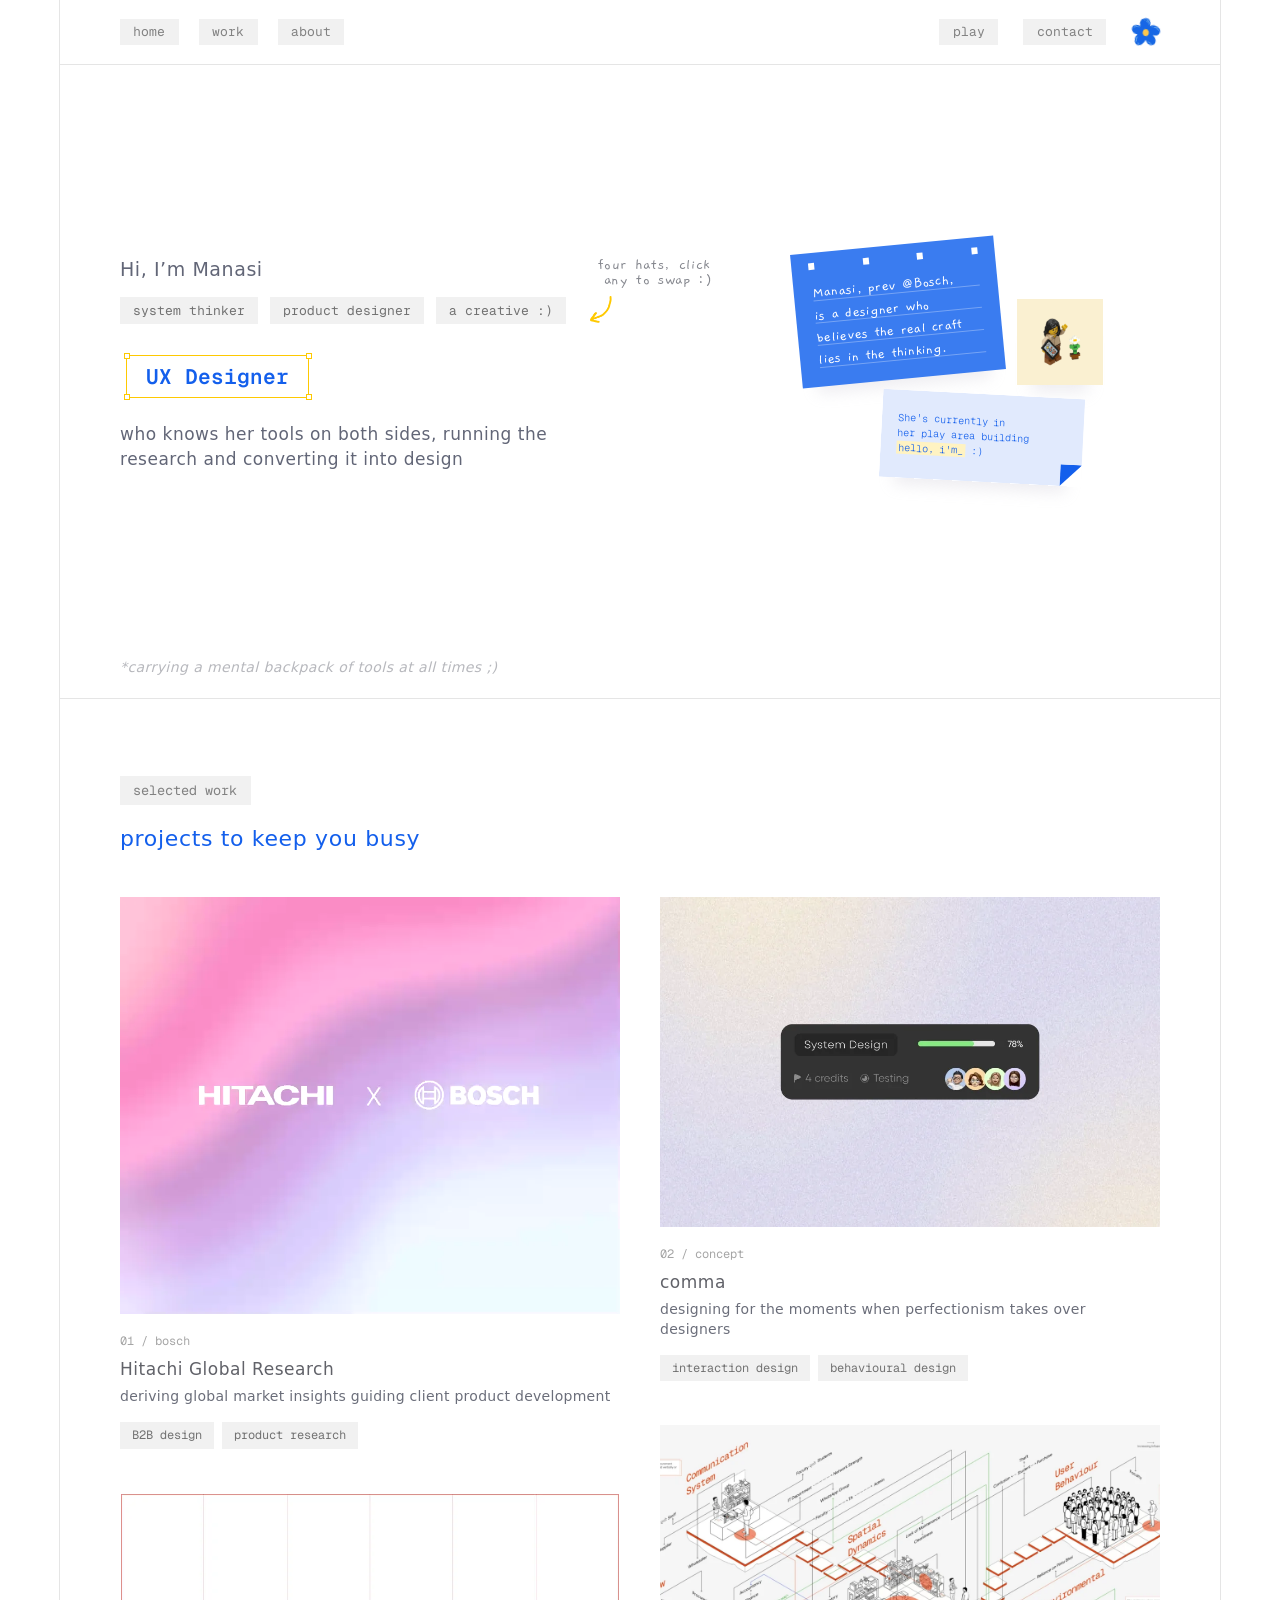
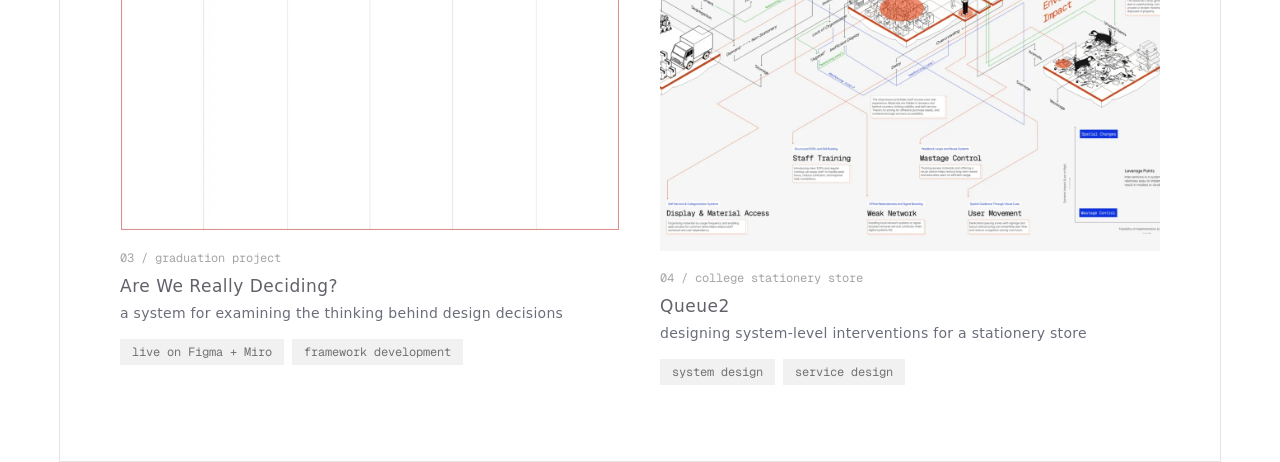
<file: index.html>
<!doctype html>
<html lang="en">
<head>
  <meta charset="utf-8" />
  <meta name="viewport" content="width=device-width, initial-scale=1" />
  <title>Manasi's Portfolio</title>
  <meta name="description" content="Manasi is a UX designer who knows her tools on both sides, running the research and converting it into design." />

  <link rel="preconnect" href="https://fonts.googleapis.com" />
  <link rel="preconnect" href="https://fonts.gstatic.com" crossorigin />
  <link rel="stylesheet" href="https://fonts.googleapis.com/css2?family=Gaegu:wght@400;700&family=Geist+Mono:wght@400;500;600&family=Google+Sans+Flex:wght@400;500&family=Google+Sans:ital,wght@1,400&display=swap" />
  <link rel="stylesheet" href="css/styles.css?v=20261029a" />
  <link rel="icon" href="assets/flower.png" />
</head>
<body>
  <div class="frame">

    <header class="nav">
      <nav class="nav__group" aria-label="Primary">
        <a class="chip chip--nav" href="#home" aria-current="page">home<svg class="chip__arrow" viewBox="0 0 9 9" aria-hidden="true"><path d="M9 .5V7a.5.5 0 0 1-1 0V1.707L.854 8.854a.5.5 0 0 1-.707-.708L7.293 1H2a.5.5 0 0 1 0-1h6.5a.5.5 0 0 1 .5.5Z" /></svg></a>
        <a class="chip chip--nav" href="#work">work<svg class="chip__arrow" viewBox="0 0 9 9" aria-hidden="true"><path d="M9 .5V7a.5.5 0 0 1-1 0V1.707L.854 8.854a.5.5 0 0 1-.707-.708L7.293 1H2a.5.5 0 0 1 0-1h6.5a.5.5 0 0 1 .5.5Z" /></svg></a>
        <a class="chip chip--nav" href="#about">about<svg class="chip__arrow" viewBox="0 0 9 9" aria-hidden="true"><path d="M9 .5V7a.5.5 0 0 1-1 0V1.707L.854 8.854a.5.5 0 0 1-.707-.708L7.293 1H2a.5.5 0 0 1 0-1h6.5a.5.5 0 0 1 .5.5Z" /></svg></a>
      </nav>
      <div class="nav__group">
        <a class="chip chip--nav" href="play.html">play<svg class="chip__arrow" viewBox="0 0 9 9" aria-hidden="true"><path d="M9 .5V7a.5.5 0 0 1-1 0V1.707L.854 8.854a.5.5 0 0 1-.707-.708L7.293 1H2a.5.5 0 0 1 0-1h6.5a.5.5 0 0 1 .5.5Z" /></svg></a>
        <a class="chip chip--nav" href="#contact">contact<svg class="chip__arrow" viewBox="0 0 9 9" aria-hidden="true"><path d="M9 .5V7a.5.5 0 0 1-1 0V1.707L.854 8.854a.5.5 0 0 1-.707-.708L7.293 1H2a.5.5 0 0 1 0-1h6.5a.5.5 0 0 1 .5.5Z" /></svg></a>
        <span class="logo" data-cursor-tag="coming soon!" title="coming soon!">
          <img src="assets/flower.png" alt="" width="29" height="29" draggable="false" />
        </span>
      </div>
    </header>

    <main>
      <section class="hero" id="home">

        <div class="hero__intro">
          <p class="hero__hi">Hi, I’m Manasi</p>

          <div class="hats">
            <ul class="hats__pills" aria-label="Other hats I wear. Pick one to swap it in.">
              <li><button class="chip chip--hat" type="button" data-slot="0"></button></li>
              <li><button class="chip chip--hat" type="button" data-slot="1"></button></li>
              <li><button class="chip chip--hat" type="button" data-slot="2"></button></li>
            </ul>

            <div class="annotation" aria-hidden="true">
              <p>four hats, click </p>
              <p>any to swap :)</p>
              <img class="annotation__arrow" src="assets/arrow.png" alt="" width="22" height="27" draggable="false" />
            </div>
          </div>

          <h1 class="title-box">
            <span class="visually-hidden">Manasi, </span>
            <span class="title-box__text" data-hat-title></span>
            <span class="title-box__handle title-box__handle--tl" aria-hidden="true"></span>
            <span class="title-box__handle title-box__handle--tr" aria-hidden="true"></span>
            <span class="title-box__handle title-box__handle--bl" aria-hidden="true"></span>
            <span class="title-box__handle title-box__handle--br" aria-hidden="true"></span>
          </h1>

          <p class="hero__desc" data-hat-desc aria-live="polite"></p>
        </div>

        <div class="stickies">
          <div class="sticky sticky--card" tabindex="0">
            <p class="sticky__text">Manasi, prev @Bosch,<br />is a designer who believes the real craft lies in the thinking.</p>
          </div>

          <div class="sticky sticky--photo" tabindex="0" role="img" aria-label="A lego version of me holding a tablet, next to a little potted flower. Drag to move.">
            <img src="assets/lego-me.png" alt="" draggable="false" />
          </div>

          <div class="sticky sticky--fold" tabindex="0">
            <p class="sticky__text">She's currently in<br />her play area building<br /><span class="nowrap"><em>hello, i'm_</em> :)</span></p>
          </div>
        </div>

        <p class="hero__note">*carrying a mental backpack of tools at all times ;)</p>
      </section>

      <section class="work" id="work">
        <p class="chip chip--label">selected work</p>
        <h2 class="work__heading">projects to keep you busy</h2>
        <div class="work__cols">
          <div class="work__col">
            <a class="project" href="https://manasivinze.com/hitachixbosch" style="--accent: #b81e78; --order: 1" data-cursor-tag="view project">
              <div class="project__media">
                <video class="project__video" src="assets/work-hitachi.mp4" poster="assets/work-hitachi-poster.webp" width="964" height="804" autoplay muted loop playsinline aria-hidden="true"></video>
              </div>
              <div class="project__body">
                <p class="project__meta">01 / bosch</p>
                <div class="project__text">
                  <h3 class="project__title">Hitachi Global Research</h3>
                  <p class="project__sub">deriving global market insights guiding client product development</p>
                </div>
                <ul class="project__tags">
                  <li>B2B design</li>
                  <li>product research</li>
                </ul>
              </div>
            </a>
            <a class="project" href="https://manasivinze.com/awrd" style="--accent: #d33c27; --order: 3" data-cursor-tag="view project">
              <div class="project__media">
                <video class="project__video" src="assets/work-awrd.mp4" poster="assets/work-awrd-poster.webp" width="964" height="652" autoplay muted loop playsinline aria-hidden="true"></video>
              </div>
              <div class="project__body">
                <p class="project__meta">03 / graduation project</p>
                <div class="project__text">
                  <h3 class="project__title">Are We Really Deciding?</h3>
                  <p class="project__sub">a system for examining the thinking behind design decisions</p>
                </div>
                <ul class="project__tags">
                  <li>live on Figma + Miro</li>
                  <li>framework development</li>
                </ul>
              </div>
            </a>
          </div>
          <div class="work__col">
            <a class="project" href="https://manasivinze.com/comma" style="--accent: #5f40ca; --order: 2" data-cursor-tag="view project">
              <div class="project__media">
                <video class="project__video" src="assets/work-comma.mp4" poster="assets/work-comma-poster.webp" width="958" height="632" autoplay muted loop playsinline aria-hidden="true"></video>
              </div>
              <div class="project__body">
                <p class="project__meta">02 / concept</p>
                <div class="project__text">
                  <h3 class="project__title">comma</h3>
                  <p class="project__sub">designing for the moments when perfectionism takes over designers</p>
                </div>
                <ul class="project__tags">
                  <li>interaction design</li>
                  <li>behavioural design</li>
                </ul>
              </div>
            </a>
            <a class="project" href="https://manasivinze.com/queue2" style="--accent: #f24b18; --order: 4" data-cursor-tag="view project">
              <div class="project__media">
                <img class="project__image" src="assets/work-queue2.webp" alt="" loading="lazy" width="1700" height="1034" />
              </div>
              <div class="project__body">
                <p class="project__meta">04 / college stationery store</p>
                <div class="project__text">
                  <h3 class="project__title">Queue2</h3>
                  <p class="project__sub">designing system-level interventions for a stationery store</p>
                </div>
                <ul class="project__tags">
                  <li>system design</li>
                  <li>service design</li>
                </ul>
              </div>
            </a>
          </div>
        </div>
      </section>
    </main>

  </div>

  <div class="cursor" aria-hidden="true">
    <img class="cursor__pointer" src="assets/cursor.png" alt="" />
    <img class="cursor__move" src="assets/cursor-move.png" alt="" />
    <span class="cursor__tag"></span>
  </div>

  <script src="js/main.js?v=20261029a"></script>
</body>
</html>
</file>
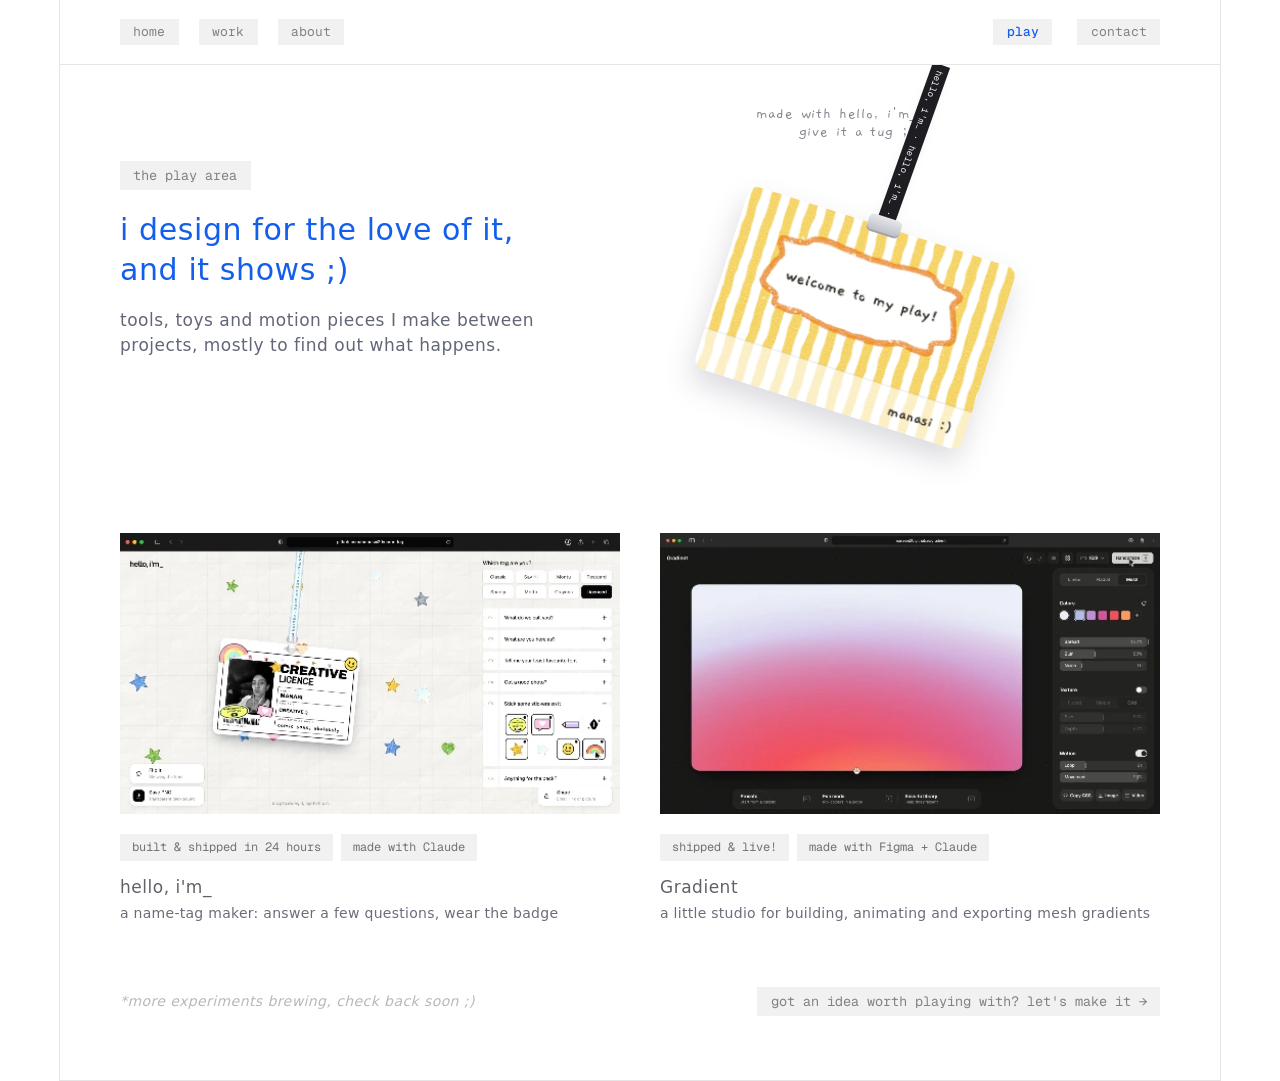
<file: play.html>
<!doctype html>
<html lang="en">
<head>
  <meta charset="utf-8" />
  <meta name="viewport" content="width=device-width, initial-scale=1" />
  <title>Manasi's Play Area</title>
  <meta name="description" content="Tools, motion and little experiments Manasi makes for the fun of it." />

  <link rel="preconnect" href="https://fonts.googleapis.com" />
  <link rel="preconnect" href="https://fonts.gstatic.com" crossorigin />
  <link rel="stylesheet" href="https://fonts.googleapis.com/css2?family=Gaegu:wght@400;700&family=Geist+Mono:wght@300;400;500;600&family=Google+Sans+Flex:wght@400;500&family=Google+Sans:ital,wght@1,400&display=swap" />
  <link rel="stylesheet" href="css/styles.css?v=20261031a" />
  <link rel="stylesheet" href="css/play.css?v=20261031a" />
  <link rel="icon" href="assets/flower.png" />
</head>
<body>
  <div class="frame">

    <header class="nav">
      <nav class="nav__group" aria-label="Primary">
        <a class="chip chip--nav" href="index.html">home<svg class="chip__arrow" viewBox="0 0 9 9" aria-hidden="true"><path d="M9 .5V7a.5.5 0 0 1-1 0V1.707L.854 8.854a.5.5 0 0 1-.707-.708L7.293 1H2a.5.5 0 0 1 0-1h6.5a.5.5 0 0 1 .5.5Z" /></svg></a>
        <a class="chip chip--nav" href="index.html#work">work<svg class="chip__arrow" viewBox="0 0 9 9" aria-hidden="true"><path d="M9 .5V7a.5.5 0 0 1-1 0V1.707L.854 8.854a.5.5 0 0 1-.707-.708L7.293 1H2a.5.5 0 0 1 0-1h6.5a.5.5 0 0 1 .5.5Z" /></svg></a>
        <a class="chip chip--nav" href="index.html#about">about<svg class="chip__arrow" viewBox="0 0 9 9" aria-hidden="true"><path d="M9 .5V7a.5.5 0 0 1-1 0V1.707L.854 8.854a.5.5 0 0 1-.707-.708L7.293 1H2a.5.5 0 0 1 0-1h6.5a.5.5 0 0 1 .5.5Z" /></svg></a>
      </nav>
      <div class="nav__group">
        <a class="chip chip--nav is-current" href="play.html" aria-current="page">play<svg class="chip__arrow" viewBox="0 0 9 9" aria-hidden="true"><path d="M9 .5V7a.5.5 0 0 1-1 0V1.707L.854 8.854a.5.5 0 0 1-.707-.708L7.293 1H2a.5.5 0 0 1 0-1h6.5a.5.5 0 0 1 .5.5Z" /></svg></a>
        <a class="chip chip--nav" href="index.html#contact">contact<svg class="chip__arrow" viewBox="0 0 9 9" aria-hidden="true"><path d="M9 .5V7a.5.5 0 0 1-1 0V1.707L.854 8.854a.5.5 0 0 1-.707-.708L7.293 1H2a.5.5 0 0 1 0-1h6.5a.5.5 0 0 1 .5.5Z" /></svg></a>
      </div>
    </header>

    <main>
      <!-- ================= intro ================= -->
      <section class="play-hero">
        <p class="chip chip--label">the play area</p>

        <h1 class="play-title">i design for the love of it,<br />and it shows ;)</h1>
        <p class="play-intro">tools, toys and motion pieces I make between projects, mostly to find out what happens.</p>

        <!-- the name tag from hello, i'm_ hangs on a lanyard you can tug -->
        <div class="lanyard" aria-hidden="true">
          <div class="lanyard__strap"><span>hello, i'm_ · hello, i'm_ · hello, i'm_ · hello, i'm_ · hello, i'm_ · hello, i'm_ · hello, i'm_ · hello, i'm_ ·</span></div>
          <div class="lanyard__tag" data-drag>
            <span class="lanyard__clip"></span>
            <img src="assets/play-nametag.webp" alt="" draggable="false" width="600" height="409" />
          </div>
          <p class="lanyard__note">made with hello, i'm_<br />give it a tug ;)</p>
        </div>
      </section>

      <!-- ================= the shelf ================= -->
      <section class="shelf" aria-label="Play projects">
        <div class="shelf__grid">
          <article class="toy">
            <button class="toy__media" type="button" data-cursor-tag="watch it big ▶" style="--ratio: 489 / 275">
              <img class="toy__poster" src="assets/play-hello.webp" alt="" />
              <video class="toy__video" muted loop playsinline autoplay data-src=""></video>
            </button>
            <ul class="toy__tags"><li>built &amp; shipped in 24 hours</li><li>made with Claude</li></ul>
            <h2 class="toy__title">hello, i'm_</h2>
            <p class="toy__line">a name-tag maker: answer a few questions, wear the badge</p>
          </article>

          <article class="toy">
            <button class="toy__media" type="button" data-cursor-tag="watch it big ▶" style="--ratio: 489 / 275">
              <img class="toy__poster" src="assets/play-gradient.webp" alt="" />
              <video class="toy__video" muted loop playsinline autoplay data-src=""></video>
            </button>
            <ul class="toy__tags"><li>shipped &amp; live!</li><li>made with Figma + Claude</li></ul>
            <h2 class="toy__title">Gradient</h2>
            <p class="toy__line">a little studio for building, animating and exporting mesh gradients</p>
          </article>
        </div>

        <div class="shelf__end">
          <p class="shelf__note">*more experiments brewing, check back soon ;)</p>
          <a class="chip chip--label shelf__cta" href="index.html#contact">got an idea worth playing with? let's make it →</a>
        </div>
      </section>
    </main>

  </div>

  <!-- ================= theatre: one thing, big, nothing else ================= -->
  <div class="theatre" hidden role="dialog" aria-modal="true" aria-label="Project viewer">
    <div class="theatre__stage">
      <div class="theatre__media"></div>
      <div class="theatre__caption">
        <ul class="toy__tags" data-theatre-tags></ul>
        <h2 class="toy__title" data-theatre-title></h2>
        <p class="toy__line" data-theatre-line></p>
      </div>
      <div class="theatre__controls">
        <button class="chip chip--hat" type="button" data-theatre="prev">← prev</button>
        <span class="theatre__count" data-theatre-count></span>
        <button class="chip chip--hat" type="button" data-theatre="next">next →</button>
        <button class="chip chip--hat theatre__close" type="button" data-theatre="close">close (esc)</button>
      </div>
    </div>
  </div>

  <div class="cursor" aria-hidden="true">
    <img class="cursor__pointer" src="assets/cursor.png" alt="" />
    <img class="cursor__move" src="assets/cursor-move.png" alt="" />
    <span class="cursor__tag"></span>
  </div>

  <script src="js/main.js?v=20261031a"></script>
  <script src="js/play.js?v=20261031a"></script>
</body>
</html>
</file>
<file: css/styles.css>
/* ==========================================================================
   Tokens — values taken from the live Framer site (manasivinze.com)
   ========================================================================== */
:root {
  --font-mono: "Geist Mono", ui-monospace, SFMono-Regular, Menlo, monospace;
  --font-sans: "Google Sans Flex", "Google Sans", system-ui, -apple-system, "Segoe UI", sans-serif;
  --font-note: "Google Sans", "Google Sans Flex", system-ui, sans-serif;
  --font-hand: "Gaegu", "Comic Sans MS", cursive;

  --bg: #ffffff;
  --line: #e5e5e5;
  --ink: #626677;          /* body copy */
  --ink-mono: #727272;     /* hat pills */
  --ink-nav: #828282;      /* nav chips */
  --ink-soft: #b7b8bd;     /* footnote */
  --ink-hand: #86888f;     /* annotations */
  --ink-sticky: #5e5e5e;
  --chip: #f1f1f1;
  --blue: #135fec;
  --select: #fec901;
  --sticky-yellow: #faf0d1;
  --sticky-pink: #fde6e6;
  --sticky-blue: #e1eafd;
  --card-blue: #3a7cf0;   /* the accent blue, a shade lighter */
  --sticky-shadow: 0 22px 15px -15.4px rgba(193, 192, 204, .28);
  --sticky-shadow-drag: 0 24.5px 13.7px -13.6px rgba(40, 30, 150, .35);

  --gutter: 59px;   /* white space outside the frame lines */
  --pad: 60px;      /* space inside the frame lines */
  --nav-h: 65px;   /* 64 + the hairline */

  /* springy settle, a hair of overshoot like Framer's default spring */
  --spring: cubic-bezier(.25, 1.2, .5, 1);
  --spring-time: .32s;
  --ease-out: cubic-bezier(.22, 1, .36, 1);
}

/* ==========================================================================
   Base
   ========================================================================== */
*,
*::before,
*::after { box-sizing: border-box; }

html { -webkit-text-size-adjust: 100%; }

body {
  margin: 0;
  background: var(--bg);
  color: var(--ink);
  font-family: var(--font-sans);
  -webkit-font-smoothing: antialiased;
  -moz-osx-font-smoothing: grayscale;
}

p, h1, ul { margin: 0; }
ul { padding: 0; list-style: none; }
a { color: inherit; text-decoration: none; }
button { font: inherit; color: inherit; border: 0; background: none; padding: 0; cursor: pointer; }
img { display: block; max-width: 100%; }

.visually-hidden {
  position: absolute !important;
  width: 1px; height: 1px;
  overflow: hidden; clip: rect(0 0 0 0);
  white-space: nowrap;
}

:focus-visible { outline: 2px solid var(--blue); outline-offset: 3px; }

/* ==========================================================================
   Frame — the hairlines running down both sides of the page
   ========================================================================== */
.frame {
  padding-top: var(--nav-h);
  margin-inline: var(--gutter);
  min-height: 100vh;
  border-inline: 1px solid var(--line);
}

/* ==========================================================================
   Chips (nav + hat pills share the grey block look)
   ========================================================================== */
.chip {
  display: inline-flex;
  align-items: center;
  background: var(--chip);
  font-family: var(--font-mono);
  font-size: 13px;
  line-height: 15.6px;
  white-space: nowrap;
}

.chip--nav {
  padding: 5.6px 13.4px;
  color: var(--ink-nav);
  transition: color .2s ease;
}

/* scrolling down fades the nav out (it drifts down a touch); scrolling up brings it back */
.nav.is-hidden {
  opacity: 0;
  transform: translateY(30px);
  pointer-events: none;
}

/* on hover the chip turns blue and grows a little ↗ */
.chip__arrow {
  width: 0;
  height: 9px;
  margin-left: 0;
  fill: var(--blue);
  opacity: 0;
  flex: none;
  transition: width var(--spring-time) var(--spring), margin var(--spring-time) var(--spring), opacity .2s ease;
}
.chip--nav:hover,
.chip--nav:focus-visible { color: var(--blue); font-weight: 500; }
.chip--nav:hover .chip__arrow,
.chip--nav:focus-visible .chip__arrow { width: 9px; margin-left: 10.2px; opacity: 1; }

/* ==========================================================================
   Nav
   ========================================================================== */
.nav {
  position: fixed;
  top: 0;
  left: calc(var(--gutter) + 1px);
  right: calc(var(--gutter) + 1px);
  z-index: 50;
  background: var(--bg);
  transition: opacity .3s var(--ease-out, ease), transform .3s var(--ease-out, ease);
  height: var(--nav-h);
  display: flex;
  align-items: center;
  justify-content: space-between;
  padding-inline: var(--pad);
  border-bottom: 1px solid var(--line);
}

.nav__group {
  display: flex;
  align-items: center;
  gap: 20px;
}
.nav__group:last-child { gap: 25px; }

.logo {
  display: block;
  width: 29px;
  height: 29px;
}
.logo img {
  width: 100%;
  height: 100%;
  transform: rotate(103deg);
  transition: transform .4s var(--spring);
}
.logo:hover img { transform: rotate(253deg); }

/* ==========================================================================
   Hero
   ========================================================================== */
.hero {
  position: relative;
  height: 634px;
  padding: 193px var(--pad) 0;
  border-bottom: 1px solid var(--line);
}

.hero__intro {
  position: relative;
  z-index: 2;
  width: 434px;
  max-width: 100%;
}

.hero__hi {
  font-size: 19px;
  line-height: 22.8px;
  letter-spacing: .03em;
}

/* ---- hats ---------------------------------------------------------------- */
.hats {
  position: relative;
  width: fit-content;
  margin-top: 16px;
}

.hats__pills {
  display: flex;
  gap: 12px;
}

.chip--hat {
  justify-content: center;
  padding: 6px 13px;
  color: var(--ink-mono);
  overflow: hidden;
  transition: color .2s ease, width var(--spring-time) var(--spring);
}
.chip--hat:hover,
.chip--hat:focus-visible { color: var(--blue); }

/* ---- hand-written annotation --------------------------------------------- */
/* hangs off the end of the pill row, so it follows when pill widths change */
.annotation {
  position: absolute;
  left: calc(100% + 24px);
  top: -39px;
  width: 136px;
  pointer-events: none;
  user-select: none;
  font-family: var(--font-hand);
  font-size: 16px;
  line-height: 15.4px;
  letter-spacing: .04em;
  color: var(--ink-hand);
  text-align: center;
}
.annotation p { white-space: pre-wrap; }

.annotation__arrow {
  width: 22px;
  height: 26.7px;
  margin-top: 7.5px;
}

/* ---- Figma-style selected text box ---------------------------------------- */
.title-box {
  position: relative;
  display: inline-block;
  margin: 31px 0 0 6px;
  padding: 7.5px 19.2px;
  border: 1px solid var(--select);
  font-family: var(--font-mono);
  font-size: 21px;
  line-height: 25.2px;
  font-weight: 600;
  color: var(--blue);
  white-space: nowrap;
  transition: width var(--spring-time) var(--spring);
}

.title-box__handle {
  position: absolute;
  width: 6px;
  height: 6px;
  background: #fff;
  border: 1px solid var(--select);
}
.title-box__handle--tl { top: -3.5px;    left: -3.5px; }
.title-box__handle--tr { top: -3.5px;    right: -3.5px; }
.title-box__handle--bl { bottom: -3.5px; left: -3.5px; }
.title-box__handle--br { bottom: -3.5px; right: -3.5px; }

/* ---- description ---------------------------------------------------------- */
.hero__desc {
  margin-top: 24.7px;
  font-size: 17px;
  line-height: 24.8px;
  letter-spacing: .03em;
}

/* ---- footnote ------------------------------------------------------------- */
.hero__note {
  position: absolute;
  left: var(--pad);
  bottom: 22px;
  font-family: var(--font-note);
  font-style: italic;
  font-size: 14px;
  line-height: 16.8px;
  letter-spacing: .03em;
  color: var(--ink-soft);
}

/* ==========================================================================
   Sticky notes — a small pinboard of four draggable notes.
   Everything inside is sized in --u (one "unit" = 1px at full size), so the
   whole board scales down as one piece on narrower screens.
   ========================================================================== */
.stickies {
  --s: 1;
  --u: calc(var(--s) * 1px);
  position: absolute;
  right: calc(var(--pad) + 80 * var(--u));
  top: calc(297px - 185 * var(--u));   /* centred on the intro copy */
  width: calc(500 * var(--u));
  height: calc(370 * var(--u));
}

.sticky {
  --rot: var(--rest);
  --scale: 1;
  --lift: 1.05;
  --lift-drag: 1.1;
  position: absolute;
  z-index: 3;
  display: grid;
  place-items: center;
  transform: perspective(1200px) rotate(var(--rot)) scale(var(--scale));
  box-shadow: var(--sticky-shadow);
  touch-action: none;
  user-select: none;
  -webkit-user-select: none;
  cursor: move;
  transition: transform var(--spring-time) var(--spring), box-shadow var(--spring-time) var(--spring);
}

.sticky:hover,
.sticky:focus-visible { --rot: var(--hover); --scale: var(--lift); }

.sticky.is-dragging {
  --rot: var(--drag);
  --scale: var(--lift-drag);
  box-shadow: var(--sticky-shadow-drag);
}

/* on load each note swings in from a big tilt, overshoots and springs back,
   like the stickies on the live site */
.sticky {
  animation: sticky-in 1s var(--in-delay, 1s) cubic-bezier(.3, .7, .4, 1) backwards;
}
.sticky--card  { --spin: 40deg;  --in-delay: .9s; }
.sticky--photo { --spin: -34deg; --in-delay: 1s; }
.sticky--fold  { --spin: 30deg;  --in-delay: 1.1s; }

@keyframes sticky-in {
  0%   { opacity: 0; transform: perspective(1200px) rotate(calc(var(--rest) + var(--spin))) translateY(24px) scale(1); }
  22%  { opacity: 1; }
  45%  { transform: perspective(1200px) rotate(calc(var(--rest) - var(--spin) * .3)) translateY(-4px) scale(1); }
  72%  { transform: perspective(1200px) rotate(calc(var(--rest) + var(--spin) * .08)) translateY(0) scale(1); }
  100% { opacity: 1; transform: perspective(1200px) rotate(var(--rest)) translateY(0) scale(1); }
}

/* once a note has been picked up and dropped, it settles down straight */
.sticky.was-dragged { --rest: 0deg; --hover: 0deg; }

/* ---- the big notebook card ------------------------------------------------ */
.sticky--card {
  --rest: -5.5deg;
  --hover: -3deg;
  --drag: -1deg;
  --lift: 1.03;
  --lift-drag: 1.06;
  --rule: calc(31 * var(--u));
  left: calc(75 * var(--u));
  top: calc(22 * var(--u));
  width: calc(284 * var(--u));
  height: calc(186 * var(--u));
  display: block;
  padding: calc(42 * var(--u)) calc(26 * var(--u)) 0;
  background: var(--card-blue);
}

/* punched holes along the top, white like the selection handles */
.sticky--card::before {
  content: "";
  position: absolute;
  top: calc(14 * var(--u));
  left: calc(24 * var(--u));
  right: calc(24 * var(--u));
  height: calc(9 * var(--u));
  background:
    linear-gradient(var(--bg), var(--bg)) left / calc(9 * var(--u)) 100% no-repeat,
    linear-gradient(var(--bg), var(--bg)) 33.333% / calc(9 * var(--u)) 100% no-repeat,
    linear-gradient(var(--bg), var(--bg)) 66.666% / calc(9 * var(--u)) 100% no-repeat,
    linear-gradient(var(--bg), var(--bg)) right / calc(9 * var(--u)) 100% no-repeat;
}

.sticky--card .sticky__text {
  font-family: var(--font-hand);
  font-size: calc(21 * var(--u));
  line-height: var(--rule);
  letter-spacing: .02em;
  color: #fff;
  /* ruled lines sit just under each line of writing */
  background: linear-gradient(
      to bottom,
      transparent calc(var(--rule) - 6.5 * var(--u)),
      rgba(255, 255, 255, .3) calc(var(--rule) - 6.5 * var(--u)) calc(var(--rule) - 5 * var(--u)),
      transparent calc(var(--rule) - 5 * var(--u))
    ) 0 0 / 100% var(--rule) repeat-y;
}

/* ---- the lego me: small, square and upright ------------------------------ */
.sticky--photo {
  --rest: 0deg;
  --hover: 4deg;
  --drag: 7deg;
  left: calc(381 * var(--u));
  top: calc(97 * var(--u));
  width: calc(120 * var(--u));
  height: calc(120 * var(--u));
  background: var(--sticky-yellow);
}
.sticky--photo img { width: calc(58 * var(--u)); height: auto; pointer-events: none; }

/* ---- light blue note, with a folded corner --------------------------------- */
.sticky--fold {
  --rest: 3deg;
  --hover: 6deg;
  --drag: 9deg;
  --fold: calc(30 * var(--u));
  left: calc(192 * var(--u));
  top: calc(230 * var(--u));
  width: calc(281 * var(--u));
  height: calc(122 * var(--u));
  padding: 0 calc(14 * var(--u)) calc(4 * var(--u)) calc(22 * var(--u));
  justify-items: start;
}

/* the paper, with its bottom-right corner cut away */
.sticky--fold::before {
  content: "";
  position: absolute;
  inset: 0;
  z-index: -1;
  background: var(--sticky-blue);
  clip-path: polygon(0 0, 100% 0, 100% calc(100% - var(--fold)), calc(100% - var(--fold)) 100%, 0 100%);
}

/* the corner folded over */
.sticky--fold::after {
  content: "";
  position: absolute;
  right: 0;
  bottom: 0;
  width: var(--fold);
  height: var(--fold);
  background: var(--blue);
  clip-path: polygon(0 0, 100% 0, 0 100%);
}

.sticky--fold .sticky__text {
  font-family: var(--font-mono);
  font-size: calc(14 * var(--u));
  font-weight: 300;
  line-height: 1.5;
  letter-spacing: 0;
  color: var(--blue);
}
.sticky--fold em { font-style: normal; background: #fff3c2; padding: 0 .15em; white-space: nowrap; }
.nowrap { white-space: nowrap; }

/* ==========================================================================
   Selected work
   ========================================================================== */
.work {
  position: relative;
  padding: 77px var(--pad) 76px;
  border-bottom: 1px solid var(--line);
}

.chip--label {
  padding: 6.4px 13.4px;
  font-size: 13.5px;
  line-height: 16.2px;
  color: var(--ink-nav);
}

.work__heading {
  margin: 20px 0 0;
  font-size: 22px;
  line-height: 27px;
  font-weight: 500;
  letter-spacing: .03em;
  color: var(--blue);
}

/* two staggered columns. Each thumbnail keeps its own shape; the AWRD block
   is sized so both columns end on the same line */
.work__cols {
  --col-gap: 40px;
  display: grid;
  grid-template-columns: repeat(2, minmax(0, 1fr));
  gap: var(--col-gap);
  align-items: start;
  margin-top: 45px;
}

.work__col {
  display: flex;
  flex-direction: column;
  gap: 44px;
}

/* ---- project card --------------------------------------------------------- */
.project {
  --accent: var(--blue);
  display: block;
}

.project__media {
  position: relative;
  aspect-ratio: var(--ratio);
  background: #f3f3f5;
}

/* each video's box takes the video's own shape, so nothing gets cropped.
   Queue2 is a still image; its box absorbs the difference so both
   columns end on the same line */
.project[href$="hitachixbosch"] { --ratio: 964 / 804; }
.project[href$="comma"]         { --ratio: 958 / 632; }
.project[href$="awrd"]          { --ratio: 482 / 326; }
.project[href$="queue2"]        { --ratio: 1 / calc(804 / 964 + 652 / 964 - 632 / 958); }

.project__video,
.project__image {
  display: block;
  width: 100%;
  height: 100%;
}
.project__video { object-fit: contain; object-position: center; }
/* the still image fills its box; only it gets trimmed at the sides */
.project__image { object-fit: cover; object-position: center; }
.project[href$="queue2"] .project__media { overflow: hidden; }

/* the AWRD video has a hairline frame drawn right at its edge: sit it a
   hair inside the box, on white, so no rounding can ever shave that edge */
.project[href$="awrd"] .project__media { padding: 1px; background: #fff; }

.project__body {
  display: flex;
  flex-direction: column;
  padding-top: 20px;
}

.project__meta {
  font-family: var(--font-mono);
  font-size: 12px;
  line-height: 14.4px;
  color: #a5a5a5;
}

.project__text {
  display: flex;
  flex-direction: column;
  gap: 4px;
  margin-top: 10px;
}

.project__title {
  margin: 0;
  font-size: 17px;
  line-height: 23.9px;
  font-weight: 400;
  letter-spacing: .03em;
  color: #616269;
}

.project__sub {
  font-size: 14px;
  line-height: 20px;
  letter-spacing: .02em;
  color: #6b6e7a;
}

.project__tags {
  display: flex;
  flex-wrap: wrap;
  gap: 8px;
  margin-top: 16px;
}

.project__tags li {
  padding: 6px 12px;
  background: var(--chip);
  font-family: var(--font-mono);
  font-size: 12px;
  line-height: 14.4px;
  color: var(--ink-mono);
}

/* ==========================================================================
   Custom cursor — the Figma-style pointer from the live site
   ========================================================================== */
.cursor { display: none; }

@media (hover: hover) and (pointer: fine) {
  html.has-cursor,
  html.has-cursor * { cursor: none !important; }

  .cursor {
    display: block;
    position: fixed;
    left: 0;
    top: 0;
    z-index: 1000;
    width: 20px;
    height: 23px;
    pointer-events: none;
    opacity: 0;
    transition: opacity .15s ease;
  }
  .cursor.is-visible { opacity: 1; }

  .cursor__pointer {
    width: 20px;
    height: 23px;
    object-fit: contain;
  }

  .cursor__move {
    position: absolute;
    left: -5px;
    top: 3px;
    width: 30px;
    height: 17px;
    max-width: none;
    display: none;
  }
  .cursor.is-move .cursor__pointer { display: none; }
  .cursor.is-move .cursor__move { display: block; }

  .cursor__tag {
    position: absolute;
    left: 16px;
    top: 20px;
    padding: 4.33px 10.4px;
    background: var(--blue);
    color: #fff;
    font-family: var(--font-mono);
    font-size: 11px;
    line-height: 13.2px;
    white-space: nowrap;
    display: none;
  }
  .cursor.has-tag .cursor__tag { display: block; }
}

/* ==========================================================================
   Responsive
   ========================================================================== */
@media (max-width: 1399px) {
  .stickies { --s: .82; }
}

@media (max-width: 1299px) {
  .stickies { --s: .72; }
}

/* below desktop the board drops under the copy and stays fully draggable */
@media (max-width: 1199px) {
  :root { --gutter: 39px; --pad: 40px; --nav-h: 59px; }
  .chip--nav { font-size: 11px; line-height: 13.2px; padding: 5px 12px; }
  .hero { height: auto; padding-top: 96px; padding-bottom: 80px; }
  .stickies { --s: .9; position: relative; right: auto; top: auto; margin: 56px 0 0 auto; }
}

@media (max-width: 899px) {
  .work__cols { grid-template-columns: 1fr; gap: 40px; }
  .work__col { display: contents; }
  .project { order: var(--order); }
  .hero { padding-top: 72px; }
  .annotation { position: static; width: auto; display: flex; flex-wrap: wrap; align-items: center; gap: 0 6px; margin-top: 12px; text-align: left; }
  .annotation p { white-space: normal; }
  .annotation__arrow { order: -1; margin: 0 4px 0 0; transform: rotate(150deg); width: 18px; height: 22px; }
  .stickies { margin: 48px auto 0; }
}

@media (max-width: 640px) {
  :root { --gutter: 16px; --pad: 18px; --nav-h: 57px; }
  .nav__group { gap: 8px; }
  .nav__group:last-child { gap: 12px; }
  .chip--nav { padding: 5px 9px; }
  .chip--nav:hover .chip__arrow { width: 0; margin: 0; }
  .logo { width: 24px; height: 24px; }

  .hero { padding-top: 56px; padding-bottom: 64px; }
  .hero__hi { font-size: 16px; line-height: 19.2px; }
  .hats__pills { flex-wrap: wrap; gap: 8px; }
  .chip--hat { font-size: 12px; padding: 6px 10px; }
  .title-box { font-size: 18px; line-height: 22px; margin-top: 24px; }
  .hero__desc { font-size: 14px; line-height: 20.4px; margin-top: 18px; }
  .hero__note { font-size: 12px; line-height: 15px; bottom: 18px; right: var(--pad); }

  .stickies { --s: .64; margin-top: 40px; }
  .work { padding-top: 56px; padding-bottom: 56px; }
  .work__heading { font-size: 19px; line-height: 24px; }
  .project__sub { font-size: 13px; line-height: 19px; }
  .project__tags li { font-size: 11px; padding: 5px 10px; }
  .sticky--fold .sticky__text { font-size: 10.5px; }
}

@media (prefers-reduced-motion: reduce) {
  *, *::before, *::after { animation-duration: .01ms !important; transition-duration: .01ms !important; }
}
</file>
<file: css/play.css>
/* ==========================================================================
   Play area — builds on styles.css (frame, nav, chips, cursor, tokens)
   ========================================================================== */

.chip--nav.is-current { color: var(--blue); font-weight: 500; }

/* ---- intro ---------------------------------------------------------------- */
.play-hero {
  position: relative;
  min-height: 460px;
  padding: 96px var(--pad) 72px;
  overflow: hidden;   /* the lanyard can swing, but not out of the section */
}

.play-title {
  position: relative;
  z-index: 2;
  max-width: 620px;
  margin: 20px 0 0;
  font-size: 30px;
  line-height: 40px;
  font-weight: 500;
  letter-spacing: .02em;
  color: var(--blue);
}

.play-intro {
  position: relative;
  z-index: 2;
  max-width: 460px;
  margin-top: 18px;
  font-size: 17px;
  line-height: 24.8px;
  letter-spacing: .03em;
  color: var(--ink);
}

.play-hero .chip--label { position: relative; z-index: 2; }

/* ---- the lanyard ----------------------------------------------------------- */
.lanyard {
  position: absolute;
  inset: 0;
  pointer-events: none;
}

.lanyard__strap {
  position: absolute;
  top: 0;
  left: 0;
  z-index: 1;
  width: 18px;
  height: 200px;
  margin-left: -9px;
  transform-origin: 50% 0;
  background: #1d1d22;
  overflow: hidden;
  box-shadow: 0 6px 14px -8px rgba(0, 0, 0, .4);
}
.lanyard__strap span {
  position: absolute;
  top: 6px;
  left: 50%;
  writing-mode: vertical-rl;
  transform: translateX(-50%);
  white-space: nowrap;
  font-family: var(--font-mono);
  font-size: 9px;
  letter-spacing: .08em;
  color: #f4f4f6;
}

.lanyard__tag {
  position: absolute;
  top: 0;
  left: 0;
  z-index: 3;
  width: 280px;
  margin-left: -140px;
  transform-origin: 50% 0;
  pointer-events: auto;
  touch-action: none;
  user-select: none;
  cursor: grab;
  filter: drop-shadow(0 14px 14px rgba(40, 40, 70, .16));
}
.lanyard__tag.is-dragging { cursor: grabbing; }
.lanyard__tag img { display: block; width: 100%; height: auto; border-radius: 10px; }

.lanyard__clip {
  position: absolute;
  top: -10px;
  left: 50%;
  width: 34px;
  height: 18px;
  margin-left: -17px;
  border-radius: 5px;
  background: linear-gradient(#e7e8ec, #b9bbc4);
  box-shadow: inset 0 -2px 0 rgba(0, 0, 0, .15);
  z-index: 1;
}

/* handwritten note beside the tag, placed by play.js next to the strap */
.lanyard__note {
  position: absolute;
  top: 40px;
  left: 0;
  white-space: nowrap;
  text-align: right;
  font-family: var(--font-hand);
  font-size: 16px;
  line-height: 18px;
  letter-spacing: .04em;
  color: var(--ink-hand);
}

/* ---- the shelf ------------------------------------------------------------- */
.shelf {
  padding: 8px var(--pad) 64px;
  border-bottom: 1px solid var(--line);
}

.shelf__grid {
  display: grid;
  grid-template-columns: repeat(2, minmax(0, 1fr));
  gap: 56px 40px;
  align-items: start;
}

.toy__media {
  position: relative;
  display: block;
  width: 100%;
  aspect-ratio: var(--ratio);
  padding: 0;
  overflow: hidden;
  background: #f3f3f5;
}

.toy__poster,
.toy__video {
  position: absolute;
  inset: 0;
  width: 100%;
  height: 100%;
  object-fit: contain;
}
.toy__video:not([src]) { display: none; }

.toy__tags {
  display: flex;
  flex-wrap: wrap;
  gap: 8px;
  margin-top: 20px;
}
.toy__tags li {
  padding: 6px 12px;
  background: var(--chip);
  font-family: var(--font-mono);
  font-size: 12px;
  line-height: 14.4px;
  color: var(--ink-mono);
}

.toy__title {
  margin: 14px 0 0;
  font-size: 17px;
  line-height: 24px;
  font-weight: 400;
  letter-spacing: .03em;
  color: #616269;
}

.toy__line {
  margin-top: 4px;
  font-size: 14px;
  line-height: 20px;
  letter-spacing: .02em;
  color: #6b6e7a;
}

.shelf__end {
  display: flex;
  align-items: center;
  justify-content: space-between;
  flex-wrap: wrap;
  gap: 16px;
  margin-top: 64px;
}

.shelf__note {
  font-family: var(--font-note);
  font-style: italic;
  font-size: 14px;
  letter-spacing: .03em;
  color: var(--ink-soft);
}

.shelf__cta { white-space: normal; text-align: left; transition: color .2s ease; }
.shelf__cta:hover,
.shelf__cta:focus-visible { color: var(--blue); }

/* ---- theatre: one thing, big ---------------------------------------------- */
.theatre {
  position: fixed;
  inset: 0;
  z-index: 200;
  display: grid;
  place-items: center;
  padding: 48px 24px;
  background: rgba(255, 255, 255, .94);
  backdrop-filter: blur(6px);
  animation: fade-in .2s ease;
}
.theatre[hidden] { display: none; }
@keyframes fade-in { from { opacity: 0; } }

.theatre__stage {
  width: min(1100px, 100%);
  display: flex;
  flex-direction: column;
  gap: 18px;
}

.theatre__media {
  position: relative;
  width: 100%;
  max-height: 68vh;
  aspect-ratio: var(--ratio, 16 / 9);
  margin: 0 auto;
  background: #f3f3f5;
  overflow: hidden;
}
.theatre__media img,
.theatre__media video {
  width: 100%;
  height: 100%;
  object-fit: contain;
  display: block;
}

.theatre__controls {
  display: flex;
  align-items: center;
  gap: 10px;
}
.theatre__count {
  font-family: var(--font-mono);
  font-size: 12px;
  color: #a5a5a5;
}
.theatre__close { margin-left: auto; }

/* ---- responsive ------------------------------------------------------------ */
@media (max-width: 1199px) {
  .play-title { font-size: 27px; line-height: 36px; }
  .lanyard__tag { width: 230px; margin-left: -115px; }
}

@media (max-width: 899px) {
  .shelf__grid { grid-template-columns: 1fr; gap: 44px; }
}

@media (max-width: 640px) {
  .play-hero { min-height: 0; padding-top: 236px; padding-bottom: 48px; }
  .play-title { font-size: 23px; line-height: 31px; }
  .play-intro { font-size: 15px; line-height: 22px; }
  .lanyard__tag { width: 190px; margin-left: -95px; }
  .lanyard__strap { width: 14px; margin-left: -7px; }
  .lanyard__note { display: none; }
  .toy__tags li { font-size: 11px; padding: 5px 10px; }
  .toy__line { font-size: 13px; line-height: 19px; }
  .shelf__end { margin-top: 48px; }
}
</file>
